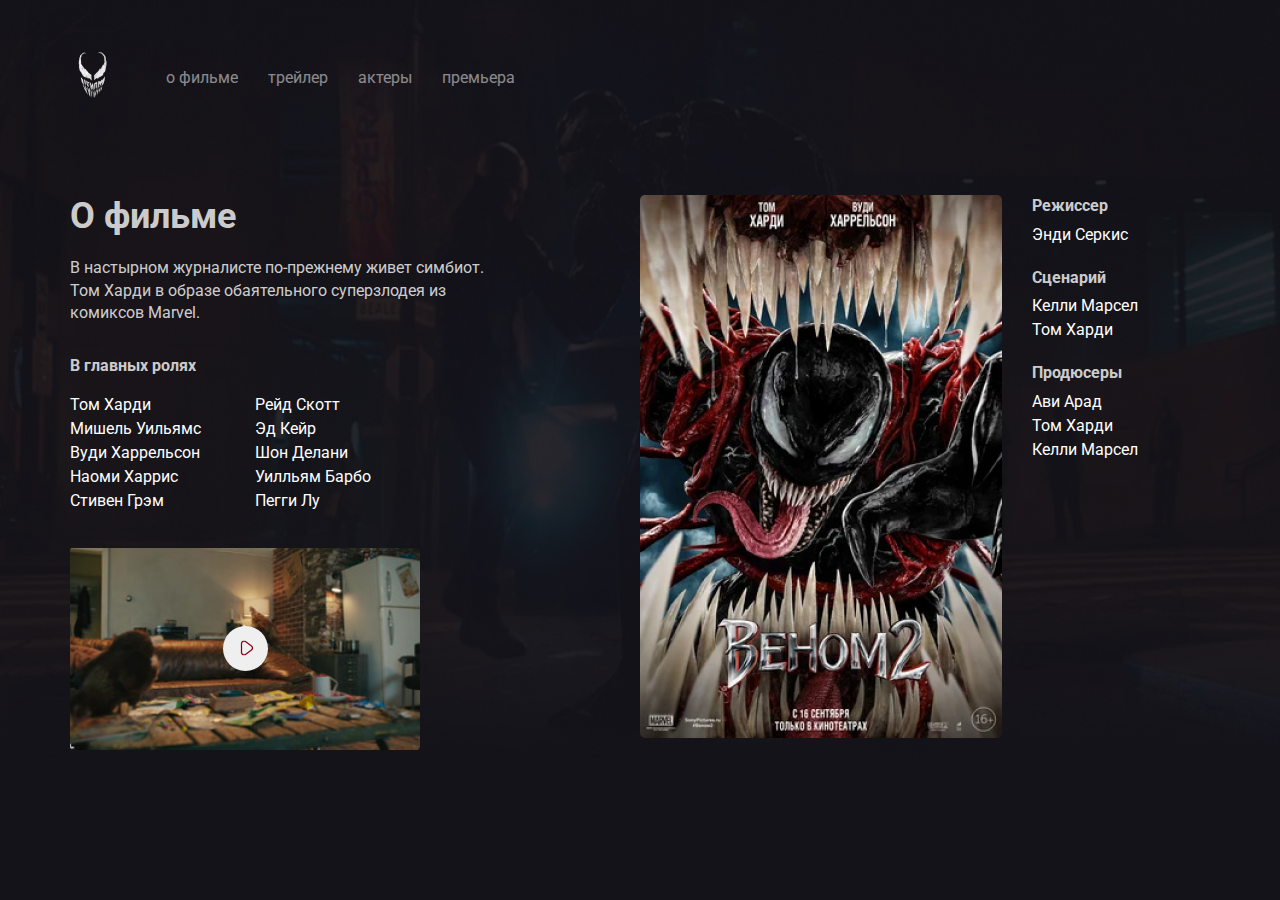
<file: about.html>
<!DOCTYPE html>
<html lang="ru">
<head>
  <meta charset="UTF-8">
  <meta http-equiv="X-UA-Compatible" content="IE=edge">
  <meta name="viewport" content="width=device-width, initial-scale=1.0">
  <title>О фильме - Venom 2</title>
  <link rel="preconnect" href="https://fonts.gstatic.com">
  <link href="https://fonts.googleapis.com/css2?family=Roboto:wght@400;700&display=swap" rel="stylesheet">
  <link rel="stylesheet" href="css/normalize.css">
  <link rel="stylesheet" href="css/style.css">
</head>
<body class="primary-bg">
  <div class="container">
    <header class="header">
      <a href="/" class="logo-link">
        <img width="46" height="71" src="img/logo.png" alt="logo: Venom" class="logo-image">
      </a>
      <nav class="nav">
        <ul class="nav-menu">
          <li class="nav-menu-item">
            <a href="about.html" class="nav-menu-link">о фильме</a>
          </li>
          <li class="nav-menu-item">
            <a href="trailer.html" class="nav-menu-link">трейлер</a>
          </li>
          <li class="nav-menu-item">
            <a href="actors.html" class="nav-menu-link">актеры</a>
          </li>
          <li class="nav-menu-item">
            <a href="premier.html" class="nav-menu-link">премьера</a>
          </li>
        </ul>
      </nav>
    </header>
    <div class="content">
      <div class="col">
        <h2 class="content-title">О фильме</h2>
        <p class="content-text">
          В настырном журналисте по-прежнему живет симбиот. Том Харди в образе обаятельного суперзлодея из комиксов Marvel.
        </p>
        <h3 class="content-subtitle">В главных ролях</h3>
        <ul class="list column-2">
          <li class="list-item">
            Том Харди
          </li>
          <li class="list-item">
            Мишель Уильямс
          </li>
          <li class="list-item">
            Вуди Харрельсон
          </li>
          <li class="list-item">
            Наоми Харрис
          </li>
          <li class="list-item">
            Стивен Грэм
          </li>
          <li class="list-item">
            Рейд Скотт
          </li>
          <li class="list-item">
            Эд Кейр
          </li>
          <li class="list-item">
            Шон Делани
          </li>
          <li class="list-item">
            Уилльям Барбо
          </li>
          <li class="list-item">
            Пегги Лу
          </li>
        </ul>
        <div class="trailer">
          <button class="play">
            <img src="img/play.svg" alt="icon: play" class="play-icon">
          </button>
        </div>
      </div>
      <!-- /.col -->
      <div class="col">
        <div class="poster-wrapper">
          <img src="img/poster.jpg" alt="photo: poster" class="poster">
          <div class="creators">
            <h3 class="content-subtitle">Режиссер</h3>
            <ul class="list">
              <li class="list-item">
                Энди Серкис
              </li>
            </ul>
            <h3 class="content-subtitle">Сценарий</h3>
            <ul class="list">
              <li class="list-item">
                Келли Марсел
              </li>
              <li class="list-item">
                Том Харди
              </li>
            </ul>
            <h3 class="content-subtitle">Продюсеры</h3>
            <ul class="list">
              <li class="list-item">
                Ави Арад
              </li>
              <li class="list-item">
                Том Харди
              </li>
              <li class="list-item">
                Келли Марсел
              </li>
            </ul>
          </div>
          <!-- /.creators -->
        </div>
        <!-- /.poster-wrapper -->
      </div>
      <!-- /.col -->
    </div>
    <!-- /.content -->
  </div>
  <!-- /.container -->
</body>
</html>
</file>
<file: css/style.css>
body {
  color: #fff;
  font-family: "Roboto", sans-serif;
}

.container {
  max-width: 1140px;
  margin: auto;
}

.header {
  display: flex;
  align-items: center;
  padding-top: 40px;
  margin-bottom: 80px;
}

.logo-link {
  display: inline-block;
  margin-right: 50px;
}

.nav-menu {
  margin: 0;
  padding: 0;
  display: flex;
  list-style: none;
}

.nav-menu-item {
  margin-right: 30px;
}

.nav-menu-link {
  text-decoration: none;
  color: #fff;
  opacity: 0.5;
}

.film-date {
  display: block;
  font-size: 24px;
  line-height: 28px;
  color: rgba(255, 255, 255, 0.8);
  margin-bottom: 38px;
}

.film-description {
  margin-top: 40px;
  font-size: 16px;
  line-height: 140%;
  color: rgba(255, 255, 255, 0.8);
  max-width: 423px;
}

.button-group {
  margin-top: 70px;
}

.button {
  padding: 15px 30px;
  border: none;
  border-radius: 5px;
  text-decoration: none;
  cursor: pointer;
}

.button-icon,
.button-text {
  display: inline-block;
  vertical-align: middle;
}

.button-text {
  font-style: 14px;
  line-height: 16px;
  margin-left: 10px;
}

.button-primary {
  background: #ffffff;
  color: #8d0019;
}

.button-link {
  color: #fff;
}

.venom {
  position: absolute;
  top: 0;
  right: 0;
}

.blood {
  background: url("../img/blood.png") no-repeat top right,
    #14131a url("../img/background.jpg") no-repeat center center / 100%;
}

.primary-bg {
  background: #14131a url("../img/background.jpg") no-repeat center center /
    100%;
}

.content {
  display: flex;
}

.col {
  flex-basis: 50%;
}

.content-title {
  font-weight: bold;
  font-size: 36px;
  line-height: 42px;
  color: rgba(255, 255, 255, 0.8);
  margin: 0;
  margin-bottom: 20px;
}

.content-text {
  font-size: 16px;
  line-height: 140%;
  color: rgba(255, 255, 255, 0.8);
  max-width: 423px;
  margin-bottom: 30px;
}

.content-subtitle {
  font-weight: bold;
  font-size: 16px;
  line-height: 140%;
  color: rgba(255, 255, 255, 0.8);
  margin-bottom: 15px;
  margin-top: 0;
}

.content .list {
  list-style-type: none;
  padding: 0;
}

.list-item {
  line-height: 1.5;
}

.column-2 {
  column-count: 2;
  -webkit-column-count: 2;
  -moz-column-count: 2;
  column-gap: 20px;
  -webkit-column-gap: 20px;
  -moz-column-gap: 20px;
  max-width: 350px;
}

.content .trailer {
  width: 350px;
  height: 205px;
  background: url("../img/trailer-cover.jpg") no-repeat center / contain;
  border-radius: 5px;
  display: flex;
  align-items: center;
  justify-content: center;
  margin-top: 33px;
}

.trailer .play {
  width: 45px;
  height: 45px;
  border-radius: 50%;
  border: none;
  cursor: pointer;
}

.trailer .play-icon {
  transform: translate(1px, 2px);
}

.poster-wrapper {
  display: flex;
  align-items: flex-start;
}

.poster {
  width: 362px;
  border-radius: 5px;
  margin-right: 30px;
}

.poster-wrapper .content-subtitle {
  margin-bottom: 5px;
}

.poster-wrapper .list {
  margin: 0;
  margin-bottom: 20px;
}
</file>
